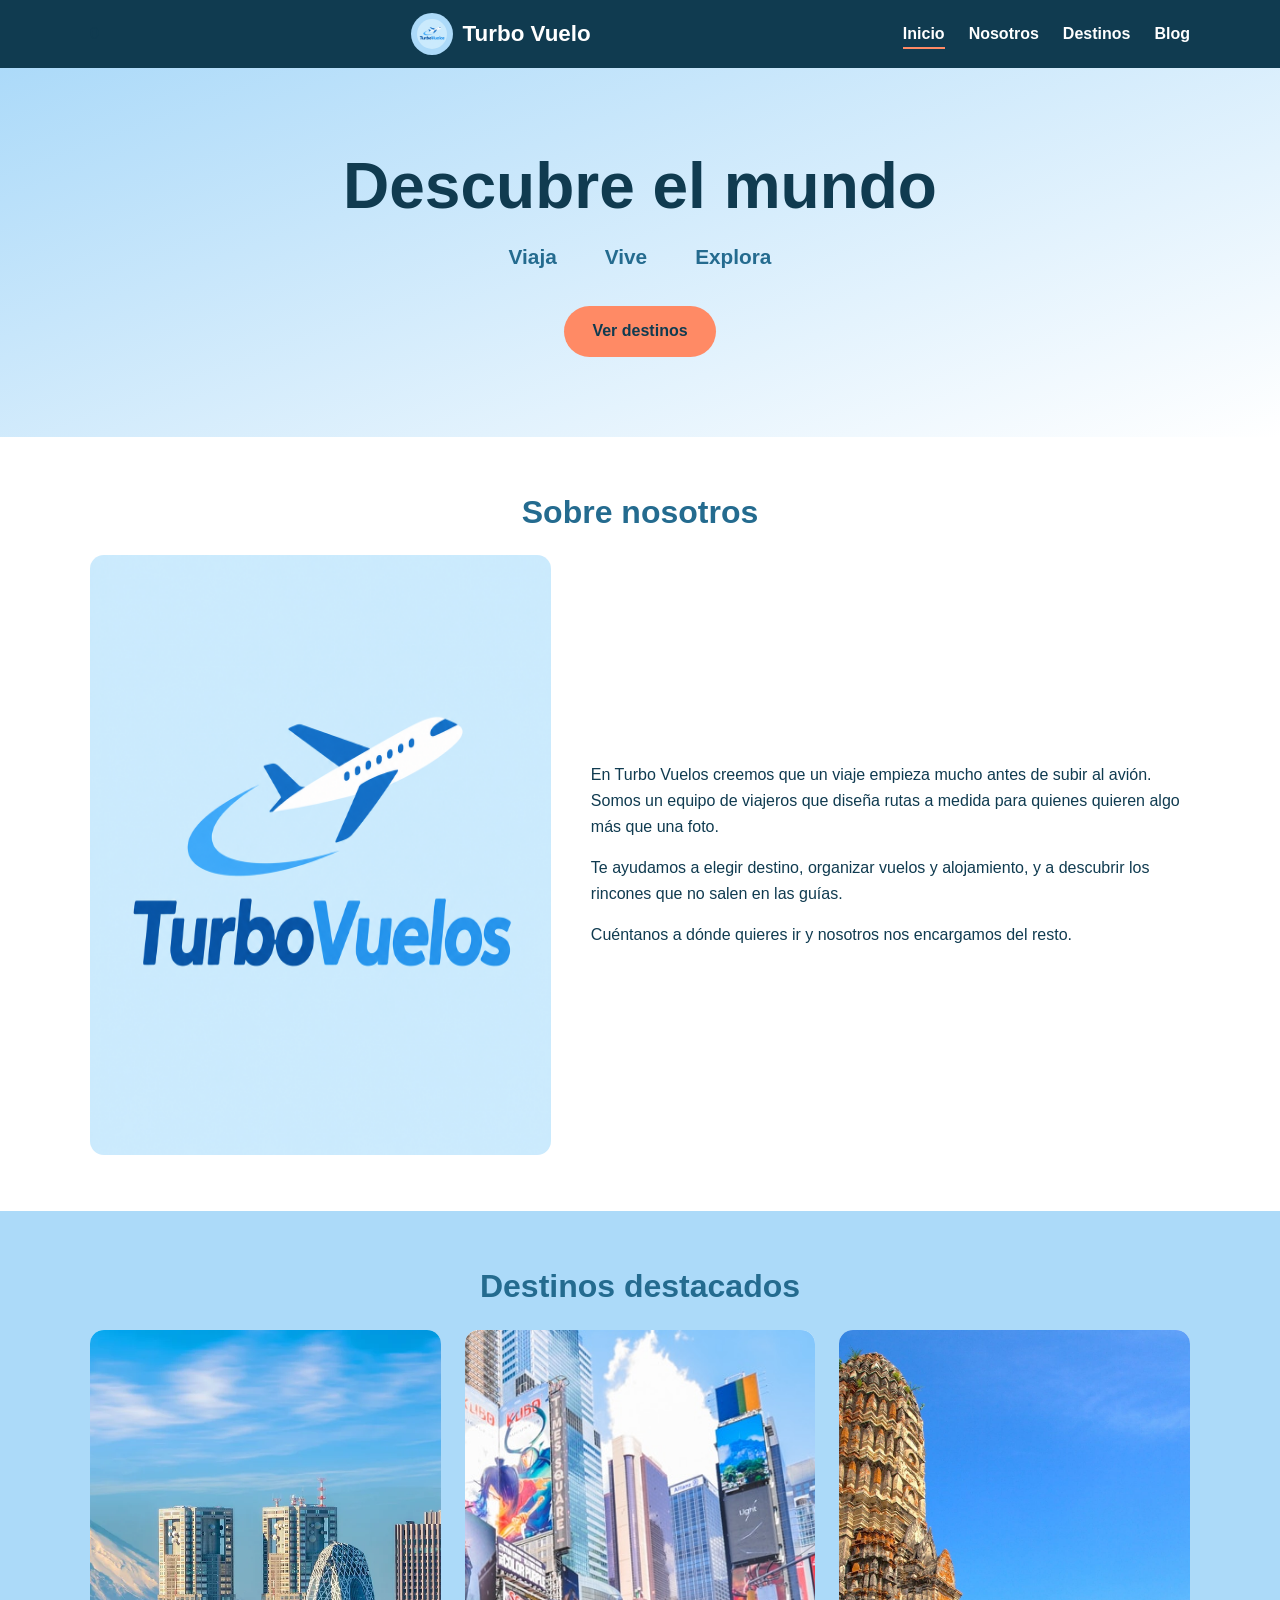
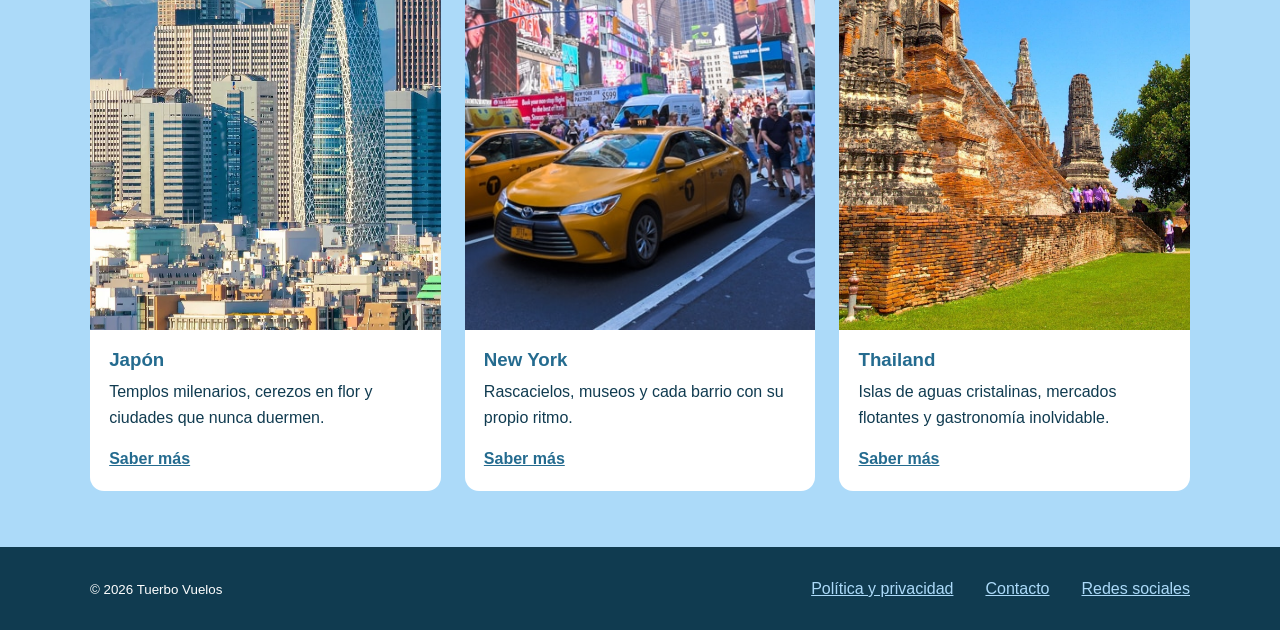
<file: html/html-Parte-Nico.html>
<!DOCTYPE html>
<html lang="es">
<head>
  <meta charset="UTF-8">
  <meta name="viewport" content="width=device-width, initial-scale=1.0">
  <title>Turbo Vuelos · Descubre el mundo</title>
  <meta name="description" content="Agencia de viajes Turbo vuelos: viaja, vive y explora.">
  <link rel="stylesheet" href="../css/estilos-Parte-Nico.css">
</head>

<body>

  <header class="cabecera">
    <div class="contenedor">0
      <a class="logo" href="html-Parte-Nico.html"><img src="../img/logo.png" alt="">Turbo Vuelo</a>
      <nav aria-label="Menú principal">
        <ul class="menu-principal">
          <li><a href="html-Parte-Nico.html" aria-current="page">Inicio</a></li>
          <li><a href="#sobre-nosotros">Nosotros</a></li>
          <li><a href="#destinos">Destinos</a></li>
          <li><a href="html-Parte_Diego.html">Blog</a></li>
        </ul>
      </nav>
    </div>
  </header>


  <main>
    <section class="hero" id="inicio">
      <div class="contenedor">
        <h1>Descubre el mundo</h1>
        <ul class="hero-lema">
          <li>Viaja</li>
          <li>Vive</li>
          <li>Explora</li>
        </ul>
        <a class="boton" href="#destinos">Ver destinos</a>
      </div>
    </section>


    <section id="sobre-nosotros">
      <div class="contenedor">
        <h2 class="titulo-seccion">Sobre nosotros</h2>
        <div class="sobre-nosotros-contenido">
          <img src="../img/logo.png" alt="Ilustración del equipo de Turbo Vuelos" width="800" height="600">
          <div>
            <p>En Turbo Vuelos creemos que un viaje empieza mucho antes de subir al avión. Somos un equipo de viajeros que diseña rutas a medida para quienes quieren algo más que una foto.</p>
            <p>Te ayudamos a elegir destino, organizar vuelos y alojamiento, y a descubrir los rincones que no salen en las guías.</p>
            <p>Cuéntanos a dónde quieres ir y nosotros nos encargamos del resto.</p>
          </div>
        </div>
      </div>
    </section>

    <!-- Destinos destacados: Grid de tarjetas -->
    <section id="destinos">
      <div class="contenedor">
        <h2 class="titulo-seccion">Destinos destacados</h2>
        <div class="destinos-grid">
          <article class="tarjeta">
            <img src="../img/tokio.jpg" alt="Paisaje de Japón" width="800" height="600">
            <div class="tarjeta-cuerpo">
              <h3>Japón</h3>
              <p>Templos milenarios, cerezos en flor y ciudades que nunca duermen.</p>
              <a class="saber-mas" href="html-Parte_Diego.html">Saber más</a>
            </div>
          </article>
          <article class="tarjeta">
            <img src="../img/nuevayork.jpg" alt="la ciudad de nueva yotk" width="800" height="600">
            <div class="tarjeta-cuerpo">
              <h3>New York</h3>
              <p>Rascacielos, museos y cada barrio con su propio ritmo.</p>
              <a class="saber-mas" href="html-Parte_Diego.html">Saber más</a>
            </div>
          </article>
          <article class="tarjeta">
            <img src="../img/tailandia.jpg" alt="Thailandia" width="800" height="600">
            <div class="tarjeta-cuerpo">
              <h3>Thailand</h3>
              <p>Islas de aguas cristalinas, mercados flotantes y gastronomía inolvidable.</p>
              <a class="saber-mas" href="html-Parte_Diego.html">Saber más</a>
            </div>
          </article>
        </div>
      </div>
    </section>
  </main>

  <footer class="pie">

    <div class="contenedor">

      <p><small>&copy; 2026 Tuerbo Vuelos</small></p>

      <ul>
        <li><a href="#">Política y privacidad</a></li>
        <li><a href="#">Contacto</a></li>
        <li><a href="#">Redes sociales</a></li>
      </ul>

    </div>
  
  </footer>

</body>

</html>
</file>
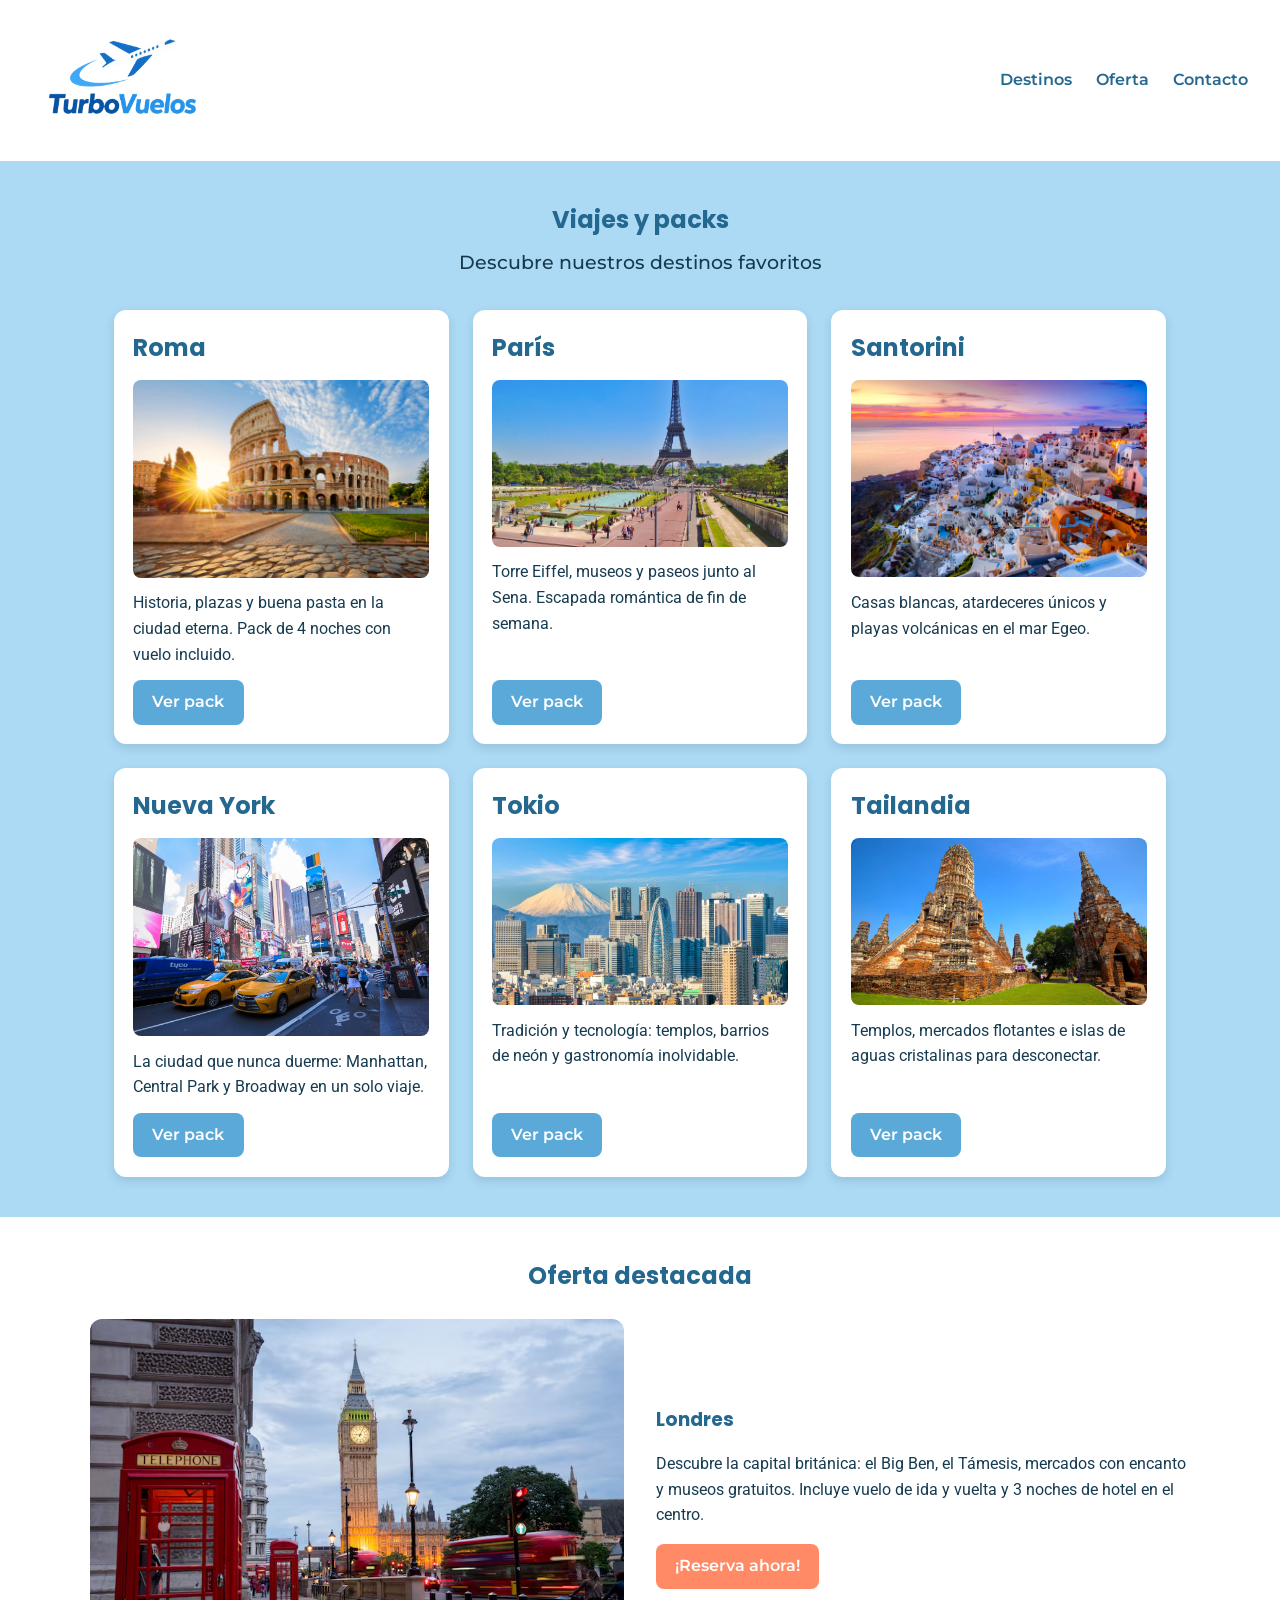
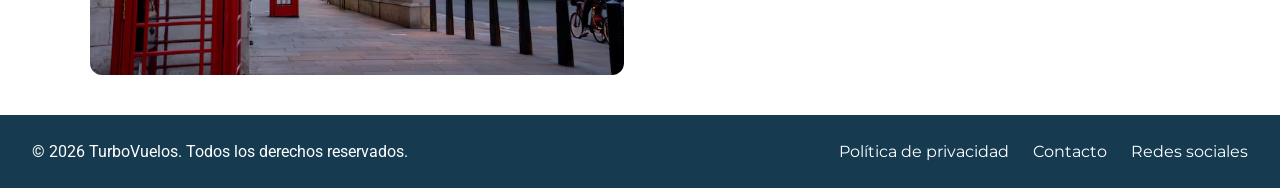
<file: html/html-Parte_Diego.html>
<!DOCTYPE html>
<html lang="es">
<head>
  <meta charset="UTF-8">
  <meta name="viewport" content="width=device-width, initial-scale=1">
  <title>Viajes y packs | TurboVuelos</title>
  <link href="https://fonts.googleapis.com/css2?family=Montserrat:wght@500;600&amp;family=Poppins:wght@600;700&amp;family=Roboto:wght@400&amp;display=swap" rel="stylesheet">
  <link rel="stylesheet" href="../css/estilos-Parte_Diego.css">
</head>
<body>

  <!-- CABECERA (Flexbox) -->
  <header class="cabecera">
    <a href="html-Parte-Nico.html"><img class="logo" src="../img/Verde_Limón_Orgánico_Retro_Tropical_Viajes_y_Alojamiento_Guía_de_Estilo_Visual_de_Marca-removebg-preview.png" alt="Logo de TurboVuelos" width="220" height="60"></a>
    <nav aria-label="Navegación principal">
      <ul class="menu">
        <li><a href="#destinos">Destinos</a></li>
        <li><a href="#oferta">Oferta</a></li>
        <li><a href="#contacto">Contacto</a></li>
      </ul>
    </nav>
  </header>

  <main>
    <!-- DESTINOS (CSS Grid) -->
    <section class="destinos" id="destinos" aria-labelledby="titulo-destinos">
      <h1 id="titulo-destinos">Viajes y packs</h1>
      <p class="subtitulo">Descubre nuestros destinos favoritos</p>

      <div class="rejilla">
        <article class="tarjeta">
          <h2>Roma</h2>
          <img src="../img/Roma.jpg" alt="Vista de Roma" width="600" height="400">
          <p>Historia, plazas y buena pasta en la ciudad eterna. Pack de 4 noches con vuelo incluido.</p>
          <a class="boton" href="#contacto">Ver pack</a>
        </article>
        <article class="tarjeta">
          <h2>París</h2>
          <img src="../img/París.jpg" alt="Vista de París" width="600" height="400">
          <p>Torre Eiffel, museos y paseos junto al Sena. Escapada romántica de fin de semana.</p>
          <a class="boton" href="#contacto">Ver pack</a>
        </article>
        <article class="tarjeta">
          <h2>Santorini</h2>
          <img src="../img/Santorini.jpg" alt="Vista de Santorini" width="600" height="400">
          <p>Casas blancas, atardeceres únicos y playas volcánicas en el mar Egeo.</p>
          <a class="boton" href="#contacto">Ver pack</a>
        </article>
        <article class="tarjeta">
          <h2>Nueva York</h2>
          <img src="../img/nuevayork.jpg" alt="Vista de Nueva York" width="600" height="400">
          <p>La ciudad que nunca duerme: Manhattan, Central Park y Broadway en un solo viaje.</p>
          <a class="boton" href="#contacto">Ver pack</a>
        </article>
        <article class="tarjeta">
          <h2>Tokio</h2>
          <img src="../img/tokio.jpg" alt="Vista de Tokio" width="600" height="400">
          <p>Tradición y tecnología: templos, barrios de neón y gastronomía inolvidable.</p>
          <a class="boton" href="#contacto">Ver pack</a>
        </article>
        <article class="tarjeta">
          <h2>Tailandia</h2>
          <img src="../img/tailandia.jpg" alt="Vista de Tailandia" width="600" height="400">
          <p>Templos, mercados flotantes e islas de aguas cristalinas para desconectar.</p>
          <a class="boton" href="#contacto">Ver pack</a>
        </article>
      </div>
    </section>

    <!-- OFERTA DESTACADA (Flexbox) -->
    <section class="oferta" id="oferta" aria-labelledby="titulo-oferta">
      <h2 id="titulo-oferta">Oferta destacada</h2>
      <div class="oferta-contenido">
        <figure class="oferta-imagen">
          <img src="../img/londres.jpg" alt="Vista de Londres" width="600" height="400">
          
        </figure>
        <div class="oferta-texto">
          <h3>Londres</h3>
          <p>Descubre la capital británica: el Big Ben, el Támesis, mercados con encanto y museos gratuitos. Incluye vuelo de ida y vuelta y 3 noches de hotel en el centro.</p>
          <a class="boton boton-secundario" href="#contacto">¡Reserva ahora!</a>
        </div>
      </div>
    </section>
  </main>

  <!-- PIE DE PÁGINA (Flexbox) -->
  <footer class="pie" id="contacto">
    <p>&copy; 2026 TurboVuelos. Todos los derechos reservados.</p>
    <nav aria-label="Enlaces del pie de página">
      <ul class="pie-enlaces">
        <li><a href="#">Política de privacidad</a></li>
        <li><a href="mailto:info@turbovuelos.example">Contacto</a></li>
        <li><a href="#">Redes sociales</a></li>
      </ul>
    </nav>
  </footer>

</body>
</html>
</file>
<file: css/estilos-Parte-Nico.css>
/* 
   MODO AVENTURA · Práctica 1 (Grid y Flex)
   Colores y tipografías según la guía de estilos. */

/* ---------- 1. VARIABLES CSS ---------- */
:root {
  --color-principal: #ACDAF9;   /* fondos suaves */
  --color-acento: #FF8A65;      /* botones y detalles */
  --color-oscuro: #103B50;      /* textos, menú, footer */
  --color-claro: #5BA9D9;       /* enlaces secundarios */
  --color-medio: #246B8F;       /* títulos y elementos importantes */
  --color-blanco: #FFFFFF;

  --fuente-titulos: "Poppins", Arial, sans-serif;
  --fuente-subtitulos: "Montserrat", Arial, sans-serif;
  --fuente-texto: "Roboto", Arial, sans-serif;

  --espacio: 1.5rem;            /* margen base */
  --radio: 14px;
  --ancho-max: 1100px;
}

/* ---------- 2. RESET Y BASE ---------- */
*, *::before, *::after { box-sizing: border-box; }

body {
  margin: 0;
  font-family: var(--fuente-texto);
  color: var(--color-oscuro);
  background: var(--color-blanco);
  line-height: 1.6;
}

img { max-width: 100%; display: block; }

h1, h2, h3 { font-family: var(--fuente-titulos); color: var(--color-medio); line-height: 1.2; }

a:focus-visible, .boton:focus-visible { outline: 3px solid var(--color-acento); outline-offset: 3px; }

/* Contenedor centrado reutilizable */
.contenedor { width: min(100% - 2 * var(--espacio), var(--ancho-max)); margin-inline: auto; }

.titulo-seccion { text-align: center; font-size: 2rem; margin: 0 0 var(--espacio); }

section { padding-block: 3.5rem; }

/* ---------- 3. CABECERA + MENÚ ---------- */
.cabecera { background: var(--color-oscuro); position: sticky; top: 0; z-index: 10; }

/* FLEXBOX (1): cabecera → logo a la izquierda y menú a la derecha,
   centrados verticalmente con align-items */
.cabecera .contenedor {
  display: flex;
  justify-content: space-between;
  align-items: center;
  gap: var(--espacio);
  padding-block: 0.8rem;
}

.logo { display: flex; align-items: center; gap: .6rem; text-decoration: none;
        color: var(--color-blanco); font-family: var(--fuente-titulos); font-weight: 700; font-size: 1.4rem; }
.logo img { width: 42px; height: 42px; background: var(--color-principal); border-radius: 50%; padding: 6px; }

/* FLEXBOX (2): lista del menú en horizontal */
.menu-principal { display: flex; flex-wrap: wrap; gap: 1.5rem; list-style: none; margin: 0; padding: 0; }

.menu-principal a { color: var(--color-blanco); text-decoration: none; font-family: var(--fuente-subtitulos);
                    font-weight: 600; padding-block: .3rem; border-bottom: 2px solid transparent; }
.menu-principal a:hover,
.menu-principal a[aria-current="page"] { border-color: var(--color-acento); }

/* ---------- 4. HERO / BIENVENIDA ---------- */
.hero { background: linear-gradient(160deg, var(--color-principal), var(--color-blanco)); text-align: center; padding-block: 5rem; }
.hero h1 { font-size: clamp(2.2rem, 6vw, 4rem); margin: 0 0 1rem; color: var(--color-oscuro); }

/* FLEXBOX (3): las tres palabras "Viaja / Vive / Explora" en fila */
.hero-lema { display: flex; justify-content: center; flex-wrap: wrap; gap: 1rem 3rem; list-style: none;
             padding: 0; margin: 0 0 2rem; font-family: var(--fuente-subtitulos); font-size: 1.3rem; font-weight: 600; color: var(--color-medio); }

.boton { display: inline-block; background: var(--color-acento); color: var(--color-oscuro); font-family: var(--fuente-subtitulos);
         font-weight: 700; text-decoration: none; padding: .8rem 1.8rem; border-radius: 999px; transition: background .2s; }
.boton:hover { background: var(--color-oscuro); color: var(--color-blanco); }

/* ---------- 5. SOBRE NOSOTROS ---------- */
/* GRID (1): imagen + texto lado a lado en escritorio (2 columnas).
   En móvil pasa a 1 columna (ver media query al final) */
.sobre-nosotros-contenido { display: grid; grid-template-columns: 1fr 1.3fr; gap: 2.5rem; align-items: center; }
.sobre-nosotros-contenido img { border-radius: var(--radio); width: 100%; }

/* ---------- 6. DESTINOS DESTACADOS ---------- */
#destinos { background: var(--color-principal); }

/* GRID (2): rejilla de 3 tarjetas que se adapta sola (auto-fit).
   minmax evita que las tarjetas sean menores de 260px */
.destinos-grid { display: grid; grid-template-columns: repeat(auto-fit, minmax(260px, 1fr)); gap: var(--espacio); }

/* FLEXBOX (4): cada tarjeta en columna; margin-top:auto empuja
   el enlace "Saber más" siempre al final */
.tarjeta { display: flex; flex-direction: column; background: var(--color-blanco); border-radius: var(--radio); overflow: hidden; }
.tarjeta img { aspect-ratio: 4 / 3; object-fit: cover; width: 100%; }
.tarjeta-cuerpo { display: flex; flex-direction: column; flex: 1; padding: 1.2rem; }
.tarjeta h3 { margin: 0 0 .5rem; }
.tarjeta p { margin: 0 0 1rem; }
.tarjeta .saber-mas { margin-top: auto; align-self: flex-start; color: var(--color-medio); font-weight: 700; }

/* ---------- 7. BLOG ---------- */
.blog-intro { text-align: center; padding-block: 3.5rem 0; }
.blog-intro h1 { font-size: clamp(2rem, 5vw, 3rem); margin: 0 0 .5rem; }

/* GRID (3): entradas del blog → 3 columnas en escritorio,
   2 en tablet y 1 en móvil (media queries) */
.blog-grid { display: grid; grid-template-columns: repeat(3, 1fr); gap: var(--espacio); }

.entrada { display: flex; flex-direction: column; border: 2px solid var(--color-principal); border-radius: var(--radio); overflow: hidden; }
.entrada img { aspect-ratio: 4 / 3; object-fit: cover; width: 100%; }
.entrada-cuerpo { padding: 1.2rem; }
.entrada h2 { font-size: 1.25rem; margin: 0 0 .3rem; }
.entrada time { display: block; font-size: .85rem; color: var(--color-claro); font-weight: 700; margin-bottom: .6rem; }
.entrada p { margin: 0; }

/* ---------- 8. PIE DE PÁGINA ---------- */
.pie { background: var(--color-oscuro); color: var(--color-blanco); padding-block: 1.8rem; }

/* FLEXBOX (5): enlaces del pie repartidos en una fila que salta de línea si no caben */
.pie .contenedor { display: flex; flex-wrap: wrap; justify-content: space-between; gap: 1rem 2rem; }
.pie ul { display: flex; flex-wrap: wrap; gap: 1rem 2rem; list-style: none; margin: 0; padding: 0; }
.pie a { color: var(--color-principal); }
.pie p { margin: 0; }

/* ---------- 9. RESPONSIVE ---------- */
/* Tablet (≤ 900px): blog a 2 columnas */
@media (max-width: 900px) {
  .blog-grid { grid-template-columns: repeat(2, 1fr); }
}

/* Móvil (≤ 640px): todo a 1 columna y menú en vertical */
@media (max-width: 640px) {
  .cabecera .contenedor { flex-direction: column; }             /* FLEX: logo encima del menú */
  .menu-principal { flex-direction: column; align-items: center; gap: .5rem; }
  .sobre-nosotros-contenido { grid-template-columns: 1fr; }     /* GRID: imagen y texto apilados */
  .blog-grid { grid-template-columns: 1fr; }                    /* GRID: 1 columna */
  .pie .contenedor, .pie ul { flex-direction: column; align-items: center; text-align: center; }
  .hero { padding-block: 3.5rem; }
}
</file>
<file: css/estilos-Parte_Diego.css>
/* ========== Variables (paleta de la guía de estilos) ========== */
:root {
  --principal: #ACDAF5;   /* fondo principal */
  --secundario: #FF8A65;  /* botones secundarios y detalles */
  --oscuro: #163B50;      /* navegación footer y textos destacados */
  --boton: #5BA9D9;       /* botones y enlaces */
  --importante: #24688F;  /* títulos y elementos importantes */
  --blanco: #FFFFFF;      /* fondo y tarjetas */
}

/* ========== Base ========== */
* { box-sizing: border-box; margin: 0; padding: 0; }
body { font-family: "Roboto", sans-serif; background: var(--principal); color: var(--oscuro); line-height: 1.6; }
img { max-width: 100%; height: auto; display: block; }
ul { list-style: none; }
a { color: var(--boton); }
h1, h2, h3 { font-family: "Poppins", sans-serif; color: var(--importante); }

/* ========== Cabecera (Flexbox) ========== */
.cabecera { display: flex; justify-content: space-between; align-items: center; flex-wrap: wrap; gap: 1rem; padding: 1rem 2rem; background: var(--blanco); }
.logo { width: 180px; }
.menu { display: flex; gap: 1.5rem; }
.menu a { font-family: "Montserrat", sans-serif; font-weight: 600; text-decoration: none; color: var(--importante); }
.menu a:hover { color: var(--secundario); }

/* ========== Destinos (Grid) ========== */
.destinos { max-width: 1100px; margin: 0 auto; padding: 2.5rem 1.5rem; text-align: center; }
.subtitulo { font-family: "Montserrat", sans-serif; font-weight: 500; font-size: 1.2rem; margin: .5rem 0 2rem; }
.rejilla { display: grid; grid-template-columns: repeat(3, 1fr); gap: 1.5rem; }
.tarjeta { display: flex; flex-direction: column; gap: .8rem; background: var(--blanco); padding: 1.2rem; border-radius: 12px; box-shadow: 0 4px 10px rgba(22, 59, 80, .15); text-align: left; }
.tarjeta img { border-radius: 8px; }
.tarjeta p { flex: 1; }

/* ========== Botones ========== */
.boton { align-self: flex-start; display: inline-block; padding: .6rem 1.2rem; background: var(--boton); color: var(--blanco); font-family: "Montserrat", sans-serif; font-weight: 600; text-decoration: none; border-radius: 8px; }
.boton:hover { background: var(--importante); }
.boton-secundario { background: var(--secundario); }
.boton-secundario:hover { background: var(--oscuro); }

/* ========== Oferta destacada (Flexbox) ========== */
.oferta { background: var(--blanco); padding: 2.5rem 1.5rem; }
.oferta > h2 { text-align: center; margin-bottom: 1.5rem; }
.oferta-contenido { display: flex; align-items: center; gap: 2rem; max-width: 1100px; margin: 0 auto; }
.oferta-imagen { flex: 1 1 50%; }
.oferta-imagen img { border-radius: 12px; }
.oferta-imagen figcaption { font-family: "Poppins", sans-serif; font-weight: 600; color: var(--importante); margin-top: .5rem; }
.oferta-texto { flex: 1 1 50%; display: flex; flex-direction: column; gap: 1rem; }

/* ========== Pie (Flexbox) ========== */
.pie { display: flex; justify-content: space-between; align-items: center; flex-wrap: wrap; gap: 1rem; padding: 1.5rem 2rem; background: var(--oscuro); color: var(--blanco); }
.pie-enlaces { display: flex; gap: 1.5rem; flex-wrap: wrap; }
.pie a { color: var(--blanco); font-family: "Montserrat", sans-serif; text-decoration: none; }
.pie a:hover { color: var(--secundario); }

/* ========== Responsive ========== */
@media (max-width: 900px) {
  .rejilla { grid-template-columns: repeat(2, 1fr); }
}
@media (max-width: 600px) {
  .rejilla { grid-template-columns: 1fr; }
  .oferta-contenido { flex-direction: column; }
  .cabecera, .pie { flex-direction: column; text-align: center; }
  .pie-enlaces, .menu { justify-content: center; }
}
</file>
